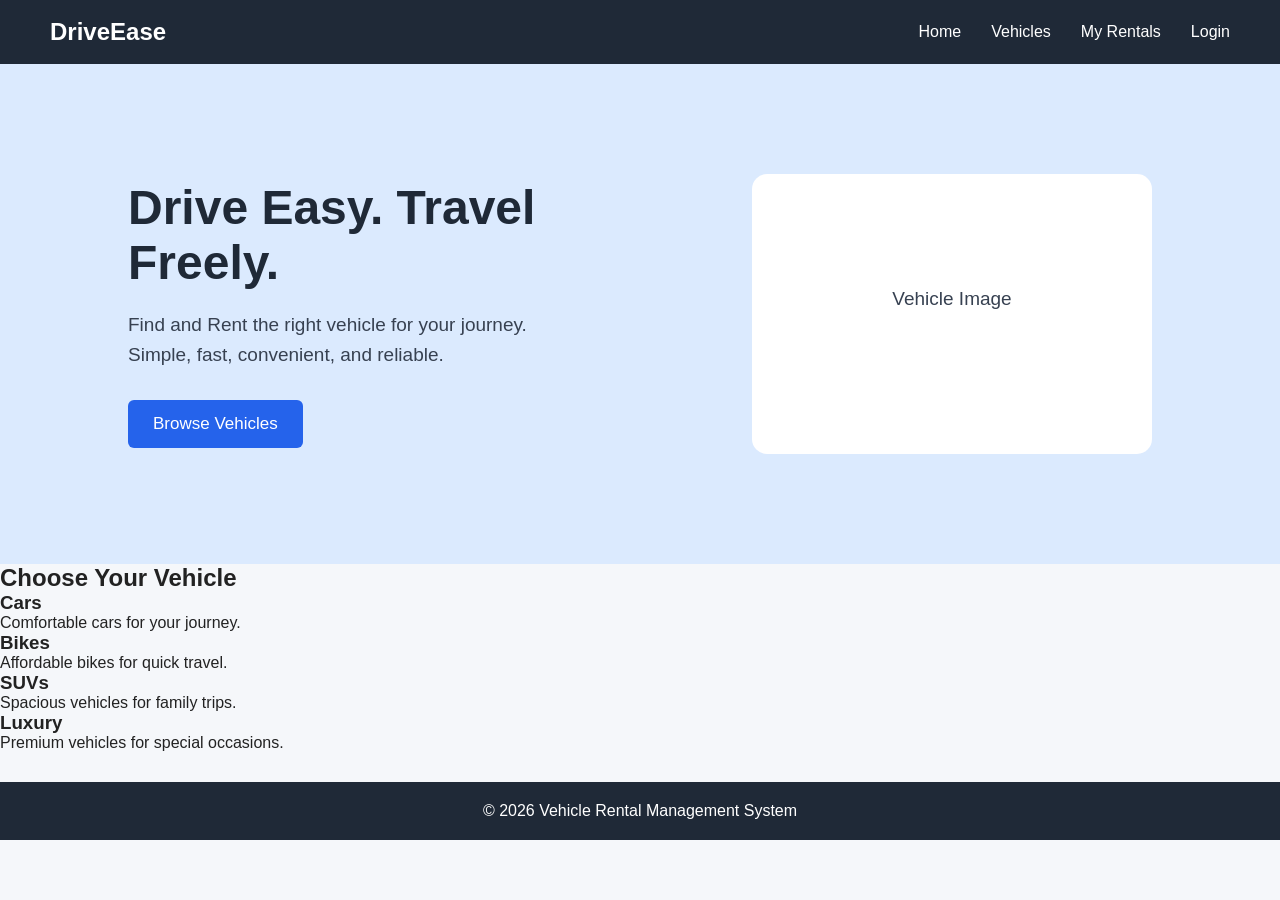
<file: Frontend/Html files/index.html>
<!DOCTYPE html>
<html lang="en">
<head>
    <meta charset="UTF-8">
    <meta name="viewport" content="width=device-width, initial-scale=1.0">

    <title>Vehicle Rental Management System</title>

    <link rel="stylesheet" href="../Css Files/style.css">
</head>

<body>

    <!-- Navigation Bar -->
    <header>
        <nav>
            <h2>DriveEase</h2>

            <ul>
                <li><a href="index.html">Home</a></li>
                <li><a href="vehicles.html">Vehicles</a></li>
                <li><a href="my-rentals.html">My Rentals</a></li>
                <li><a href="login.html" id="loginLink">Login</a></li>
            </ul>
        </nav>
    </header>


    <!-- Hero Section -->
    <main>

    <section class="hero">

    <div class="hero-content">

        <h1>Drive Easy. Travel Freely.</h1>

        <p>
            Find and Rent the right vehicle for your journey. 
            <br>Simple, fast, convenient, and reliable.
        </p>

        <a href="vehicles.html" class="btn">
            Browse Vehicles
        </a>

    </div>

    <div class="hero-image">
        <p>Vehicle Image</p>
    </div>

</section>


        <!-- Vehicle Categories -->
        <section class="categories">

            <h2>Choose Your Vehicle</h2>

            <div class="category-container">

                <div class="category-card">
                    <h3>Cars</h3>
                    <p>Comfortable cars for your journey.</p>
                </div>

                <div class="category-card">
                    <h3>Bikes</h3>
                    <p>Affordable bikes for quick travel.</p>
                </div>

                <div class="category-card">
                    <h3>SUVs</h3>
                    <p>Spacious vehicles for family trips.</p>
                </div>

                <div class="category-card">
                    <h3>Luxury</h3>
                    <p>Premium vehicles for special occasions.</p>
                </div>

            </div>

        </section>

    </main>


    <!-- Footer -->
    <footer>
        <p>© 2026 Vehicle Rental Management System</p>
    </footer>

</body>
</html>
</file>
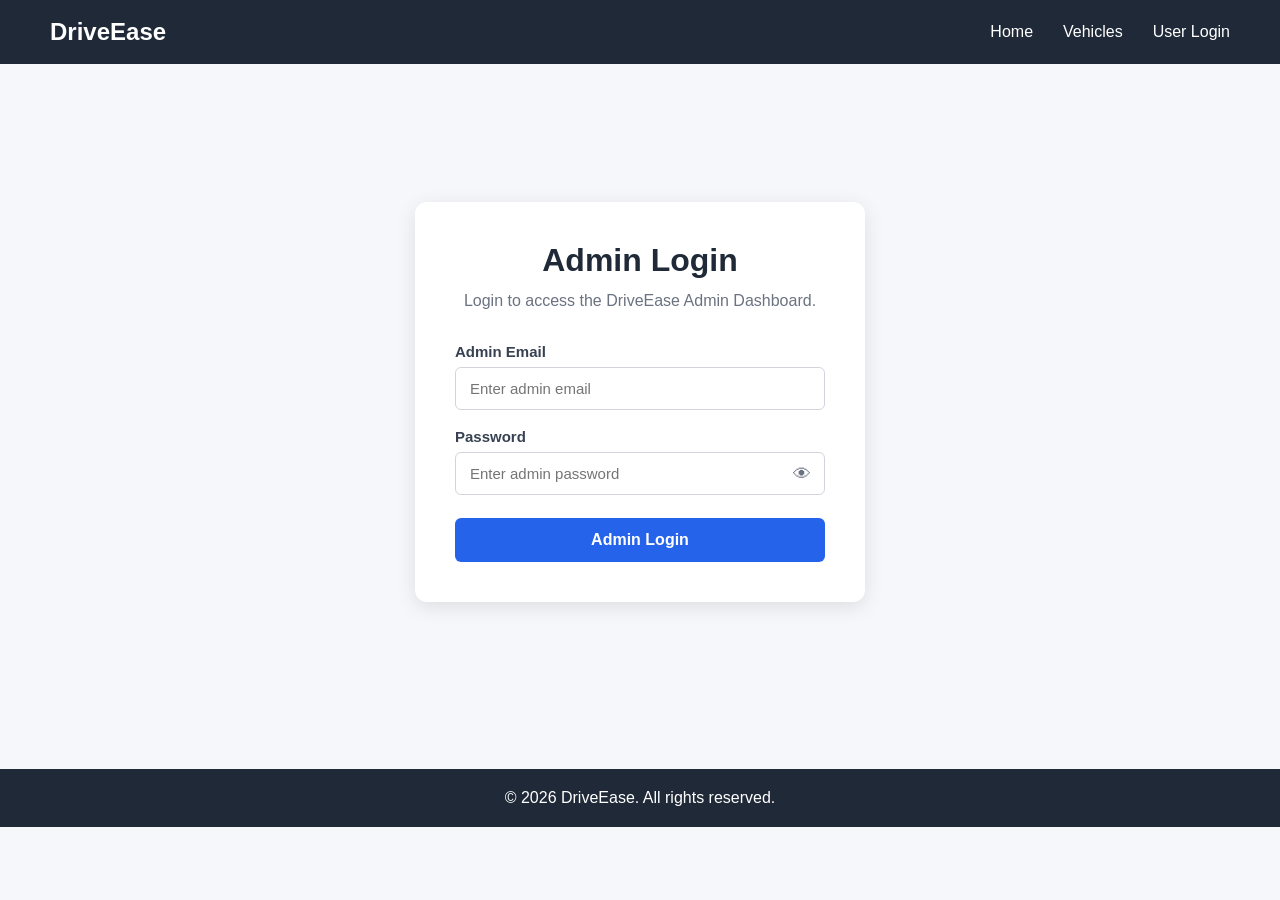
<file: Frontend/Html files/add_vehicle.html>
<!DOCTYPE html>
<html lang="en">

<head>

    <meta charset="UTF-8">

    <meta name="viewport"
          content="width=device-width, initial-scale=1.0">

    <title>DriveEase - Add Vehicle</title>

    <link rel="stylesheet"
          href="../Css Files/style.css">

</head>

<body>

    <!-- NAVBAR -->

    <header>

        <nav>

            <h2>DriveEase</h2>

            <ul>

                <li>
                    <a href="index.html">Home</a>
                </li>

                <li>
                    <a href="vehicles.html">Vehicles</a>
                </li>

                <li>
                    <a href="admin.html">Admin Dashboard</a>
                </li>

            </ul>

        </nav>

    </header>


    <!-- ADD VEHICLE -->

    <section class="edit-vehicle-section">

        <div class="edit-vehicle-container">

            <h1>Add New Vehicle</h1>

            <p>
                Enter the details of the new vehicle.
            </p>


            <form id="addVehicleForm"
                  class="edit-vehicle-form">

                <label for="vehicleName">
                    Vehicle Name
                </label>

                <input
                    type="text"
                    id="vehicleName"
                    placeholder="Enter vehicle name"
                    required
                >


                <label for="vehicleType">
                    Vehicle Type
                </label>

                <select id="vehicleType" required>

                    <option value="">
                        Select vehicle type
                    </option>

                    <option value="Car">
                        Car
                    </option>

                    <option value="Bike">
                        Bike
                    </option>

                    <option value="Scooter">
                        Scooter
                    </option>

                    <option value="SUV">
                        SUV
                    </option>

                    <option value="Luxury">
                        Luxury
                    </option>

                </select>


                <label for="price">
                    Price Per Day
                </label>

                <input
                    type="number"
                    id="price"
                    placeholder="Enter price per day"
                    required
                >


                <label for="fuel">
                    Fuel Type
                </label>

                <select id="fuel" required>

                    <option value="">
                        Select fuel type
                    </option>

                    <option value="Petrol">
                        Petrol
                    </option>

                    <option value="Diesel">
                        Diesel
                    </option>

                    <option value="Electric">
                        Electric
                    </option>

                    <option value="CNG">
                        CNG
                    </option>

                </select>


                <label for="transmission">
                    Transmission
                </label>

                <select id="transmission" required>

                    <option value="">
                        Select transmission
                    </option>

                    <option value="Manual">
                        Manual
                    </option>

                    <option value="Automatic">
                        Automatic
                    </option>

                </select>


                <label for="seats">
                    Number of Seats
                </label>

                <input
                    type="number"
                    id="seats"
                    placeholder="Enter number of seats"
                    required
                >


                <div class="edit-vehicle-buttons">

                    <button
                        type="submit"
                        class="update-vehicle-btn">

                        Add Vehicle

                    </button>


                    <a
                        href="admin.html"
                        class="cancel-vehicle-btn">

                        Cancel

                    </a>

                </div>

            </form>

        </div>

    </section>


    <!-- FOOTER -->

    <footer>

        <p>
            © 2026 DriveEase. All rights reserved.
        </p>

    </footer>


    <script src="../Javascript Files/add_vehicle.js"></script>

</body>

</html>
</file>
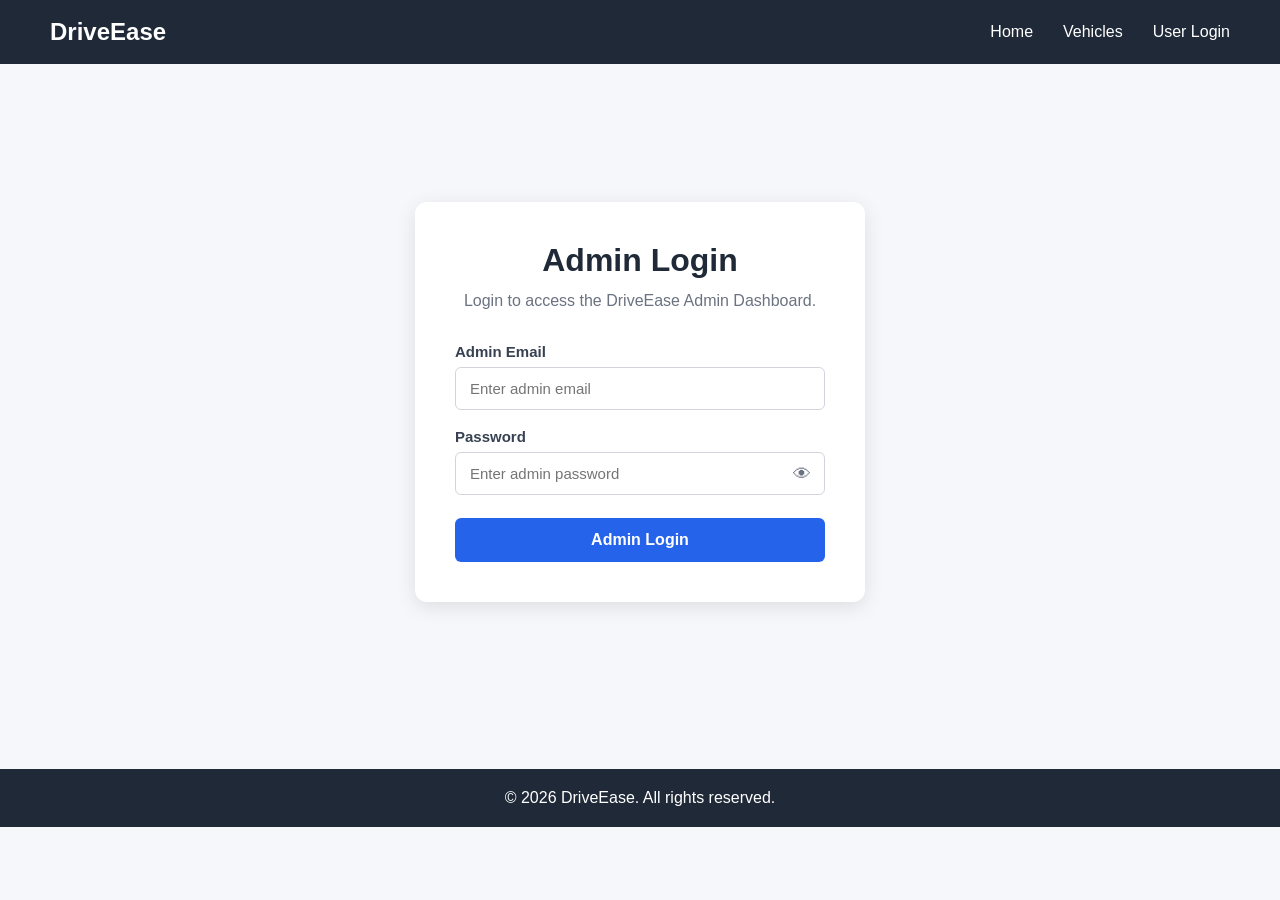
<file: Frontend/Html files/admin.html>
<!DOCTYPE html>
<html lang="en">

<head>
    <script>
        if (!localStorage.getItem("admin") || localStorage.getItem("admin") === null) {
            window.location.replace("admin_login.html");
        }
    </script>
    <meta charset="UTF-8">
    <meta name="viewport" content="width=device-width, initial-scale=1.0">

    <title>DriveEase - Admin Dashboard</title>

    <link rel="stylesheet" href="../Css Files/style.css">
</head>

<body>
    

    <!-- ===============================
         NAVIGATION
    ================================ -->

    <header>

        <nav>

            <h2>DriveEase</h2>

            <ul>

                <li>
                    <a href="index.html">Home</a>
                </li>

                <li>
                    <a href="vehicles.html">Vehicles</a>
                </li>

                <li>
                    <a href="#" onclick="adminLogout()">Logout</a>
                </li>
                  
            </ul>

        </nav>

    </header>


    <!-- ===============================
         ADMIN DASHBOARD
    ================================ -->

    <main class="admin-section">

        <h1>Admin Dashboard</h1>

        <p>
            Manage vehicles, customers and rental bookings.
        </p>


        <!-- ===============================
             STATISTICS
        ================================ -->

        <section class="admin-stats">

            <div class="stat-card">

                <h3>Total Vehicles</h3>

                <p id="totalVehicles">
                    0
                </p>

            </div>


            <div class="stat-card">

                <h3>Available Vehicles</h3>

                <p id="availableVehicles">
                    0
                </p>

            </div>


            <div class="stat-card">

                <h3>Rented Vehicles</h3>

                <p id="rentedVehicles">
                    0
                </p>

            </div>


            <div class="stat-card">

                <h3>Total Customers</h3>

                <p id="totalCustomers">
                    0
                </p>

            </div>

        </section>


        <!-- ===============================
             VEHICLE MANAGEMENT
        ================================ -->

        <section class="admin-vehicles">

            <div class="admin-header">

                <h2>
                    Vehicle Management
                </h2>

                <button
                    class="add-vehicle-btn"
                    onclick="window.location.href='add_vehicle.html'">

                    + Add Vehicle

                </button>

            </div>


            <div class="admin-table-container">

                <table class="admin-table">

                    <thead>

                        <tr>

                            <th>ID</th>

                            <th>Vehicle</th>

                            <th>Type</th>

                            <th>Price / Day</th>

                            <th>Status</th>

                            <th>Actions</th>

                        </tr>

                    </thead>


                    <tbody id="vehicleTableBody">

                    </tbody>

                </table>

            </div>

        </section>


        <!-- ===============================
             CUSTOMER BOOKINGS
        ================================ -->

        <section class="admin-bookings">

            <h2>
                Customer Bookings
            </h2>


            <div class="admin-table-container">

                <table class="admin-table">

                    <thead>

                        <tr>

                            <th>Booking ID</th>

                            <th>Customer</th>

                            <th>Vehicle</th>

                            <th>Pickup Date</th>

                            <th>Return Date</th>

                            <th>Pickup Location</th>

                            <th>Total Amount</th>

                            <th>Status</th>

                        </tr>

                    </thead>


                    <tbody id="bookingTableBody">

                    </tbody>

                </table>

            </div>

        </section>


        <!-- ===============================
             PAYMENT DETAILS
        ================================ -->

        <section class="admin-bookings">

            <h2>
                Payment Details
            </h2>


            <div class="admin-table-container">

                <table class="admin-table">

                    <thead>

                        <tr>

                            <th>Payment ID</th>

                            <th>Booking ID</th>

                            <th>Customer</th>

                            <th>Vehicle</th>

                            <th>Amount</th>

                            <th>Payment Date</th>

                            <th>Status</th>

                        </tr>

                    </thead>


                    <tbody id="paymentTableBody">

                    </tbody>

                </table>

            </div>

        </section>


        <!-- ===============================
             CUSTOMER DETAILS
        ================================ -->

        <section class="admin-bookings">

            <h2>
                Customer Details
            </h2>


            <div class="admin-table-container">

                <table class="admin-table">

                    <thead>

                        <tr>

                            <th>Customer ID</th>

                            <th>Name</th>

                            <th>Email</th>

                            <th>Phone</th>

                        </tr>

                    </thead>


                    <tbody id="customerTableBody">

                    </tbody>

                </table>

            </div>

        </section>

    </main>


    <!-- ===============================
         FOOTER
    ================================ -->

    <footer>

        <p>
            © 2026 DriveEase. All rights reserved.
        </p>

    </footer>


    <!-- ===============================
         JAVASCRIPT
    ================================ -->

    <script src="../Javascript Files/admin.js"></script>

</body>

</html>
</file>
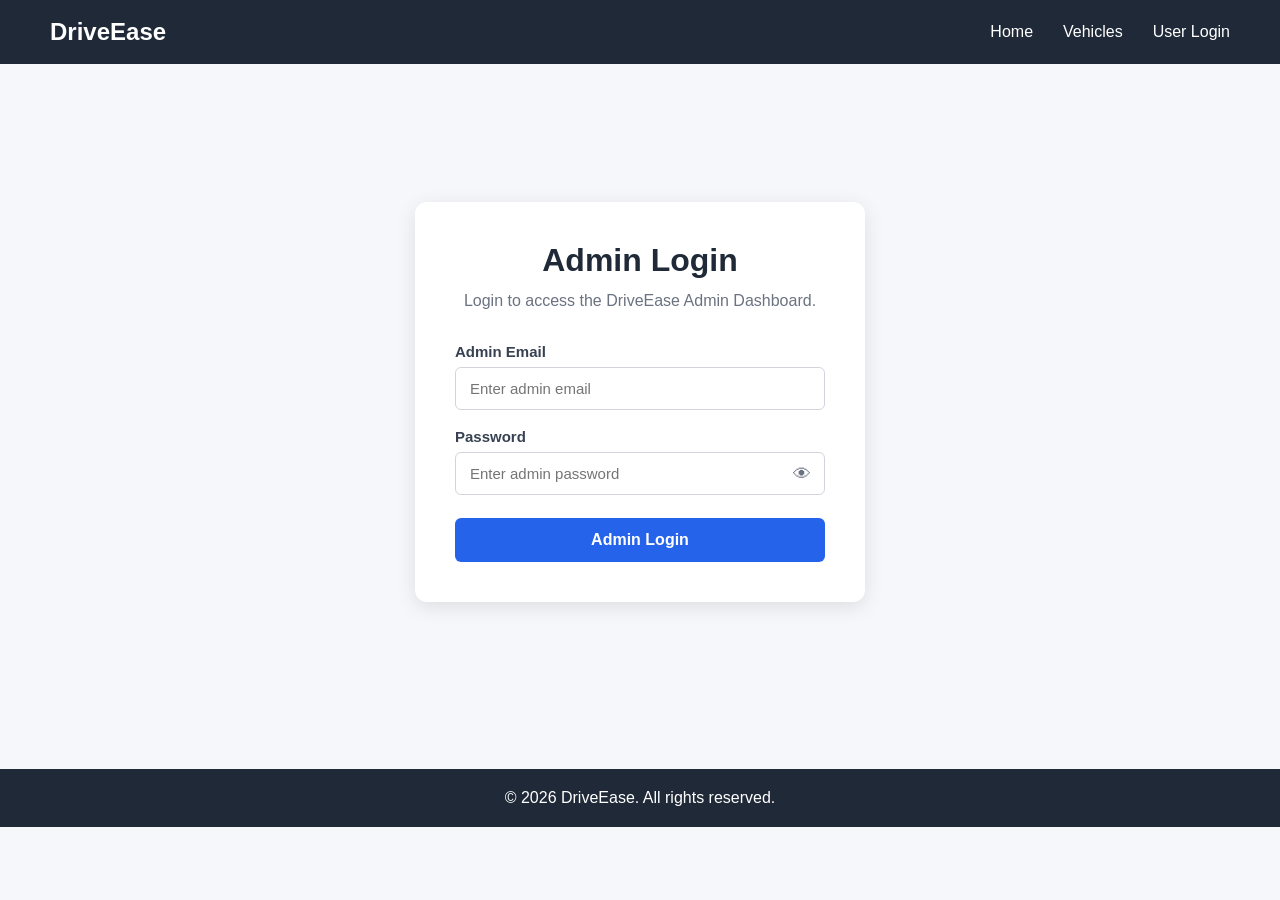
<file: Frontend/Html files/admin_login.html>
<!DOCTYPE html>
<html lang="en">

<head>

    

    <meta charset="UTF-8">

    <meta name="viewport"
          content="width=device-width, initial-scale=1.0">

    <title>DriveEase - Admin Login</title>

    <link rel="stylesheet"
          href="../Css Files/style.css">

</head>

<body>

    <!-- ===============================
         NAVIGATION
    ================================ -->

    <header>

        <nav>

            <h2>DriveEase</h2>

            <ul>

                <li>
                    <a href="index.html">
                        Home
                    </a>
                </li>

                <li>
                    <a href="vehicles.html">
                        Vehicles
                    </a>
                </li>

                <li>
                    <a href="login.html">
                        User Login
                    </a>
                </li>

            </ul>

        </nav>

    </header>


    <!-- ===============================
         ADMIN LOGIN
    ================================ -->

    <section class="auth-section">

        <div class="auth-container">

            <h1>
                Admin Login
            </h1>

            <p>
                Login to access the DriveEase Admin Dashboard.
            </p>


            <form id="adminLoginForm">

                <label for="adminEmail">
                    Admin Email
                </label>

                <input
                    type="email"
                    id="adminEmail"
                    placeholder="Enter admin email"
                    required
                >


                <label for="adminPassword">
                    Password
                </label>

                <div class="password-container">

                    <input
                        type="password"
                        id="adminPassword"
                        placeholder="Enter admin password"
                        required
                    >

                    <span
                        class="toggle-password"
                        onclick="toggleAdminPassword()">
                        👁
                    </span>

                </div>


                <button
                    type="submit"
                    class="auth-btn">

                    Admin Login

                </button>

            </form>

        </div>

    </section>


    <!-- ===============================
         FOOTER
    ================================ -->

    <footer>

        <p>
            © 2026 DriveEase. All rights reserved.
        </p>

    </footer>


    <script src="../Javascript Files/admin_login.js"></script>

</body>

</html>
</file>
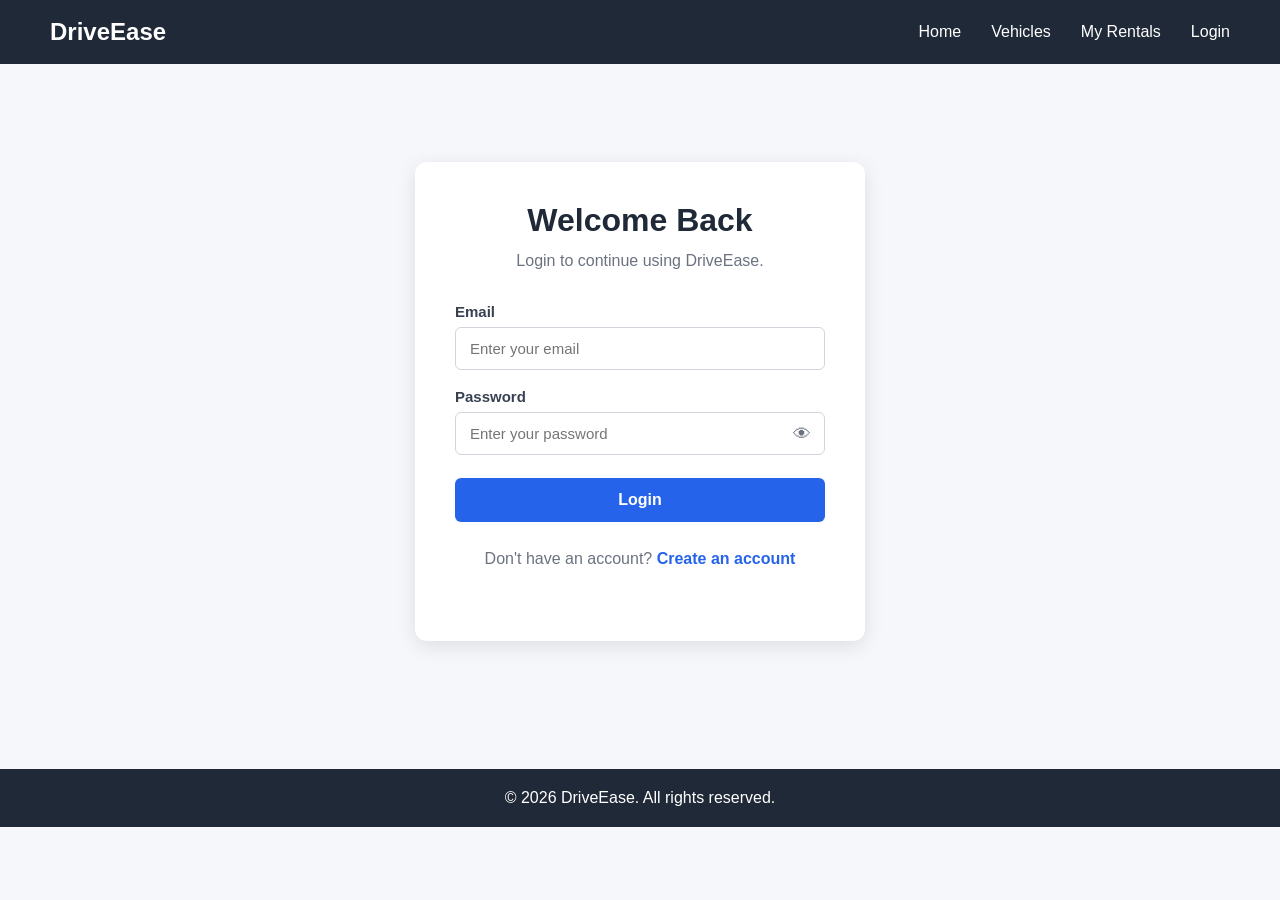
<file: Frontend/Html files/booking.html>
<!DOCTYPE html>
<html lang="en">

<head>
    <meta charset="UTF-8">
    <meta name="viewport" content="width=device-width, initial-scale=1.0">

    <title>DriveEase - Booking</title>

    <link rel="stylesheet" href="../Css Files/style.css">
</head>

<body>

    <!-- Navigation Bar -->
    <header>
        <nav>
            <h2>DriveEase</h2>

            <ul>
                <li><a href="index.html">Home</a></li>
                <li><a href="vehicles.html">Vehicles</a></li>
                <li><a href="my_rentals.html">My Rentals</a></li>
                <li><a href="login.html">Login</a></li>
            </ul>
        </nav>
    </header>


    <!-- Booking Section -->
    <section class="booking-section">

        <div class="booking-container">

            <h1>Book Your Vehicle</h1>

            <!-- Selected Vehicle -->
            <div class="selected-vehicle">

                <h2 id="vehicleName">
                    Loading...
                </h2>

                <p id="vehicleType">
                    Loading...
                </p>

                <h3 id="vehiclePrice">
                    Loading...
                </h3>

            </div>


            <!-- Booking Form -->
            <div class="booking-form">

                <label for="pickup">
                    Pickup Date
                </label>

                <input
                    type="date"
                    id="pickup"
                    required
                >


                <label for="return">
                    Return Date
                </label>

                <input
                    type="date"
                    id="return"
                    required
                >


                <label for="location">
                    Pickup Location
                </label>

                <input
                    type="text"
                    id="location"
                    placeholder="Enter pickup location"
                    required
                >


                <!-- Rental Summary -->
                <div class="rental-summary">

                    <h2>Rental Summary</h2>

                    <p>
                        Number of Days:
                        <span id="days">0</span>
                    </p>

                    <p>
                        Total Amount:
                        <span id="total">₹0</span>
                    </p>

                </div>


                <button
                    type="button"
                    class="btn"
                    id="confirmBooking">
                    Confirm Rental
                </button>

            </div>

        </div>

    </section>


    <!-- Footer -->
    <footer>

        <p>
            © 2026 DriveEase. All rights reserved.
        </p>

    </footer>


    <script src="../Javascript Files/booking.js"></script>

</body>

</html>
</file>
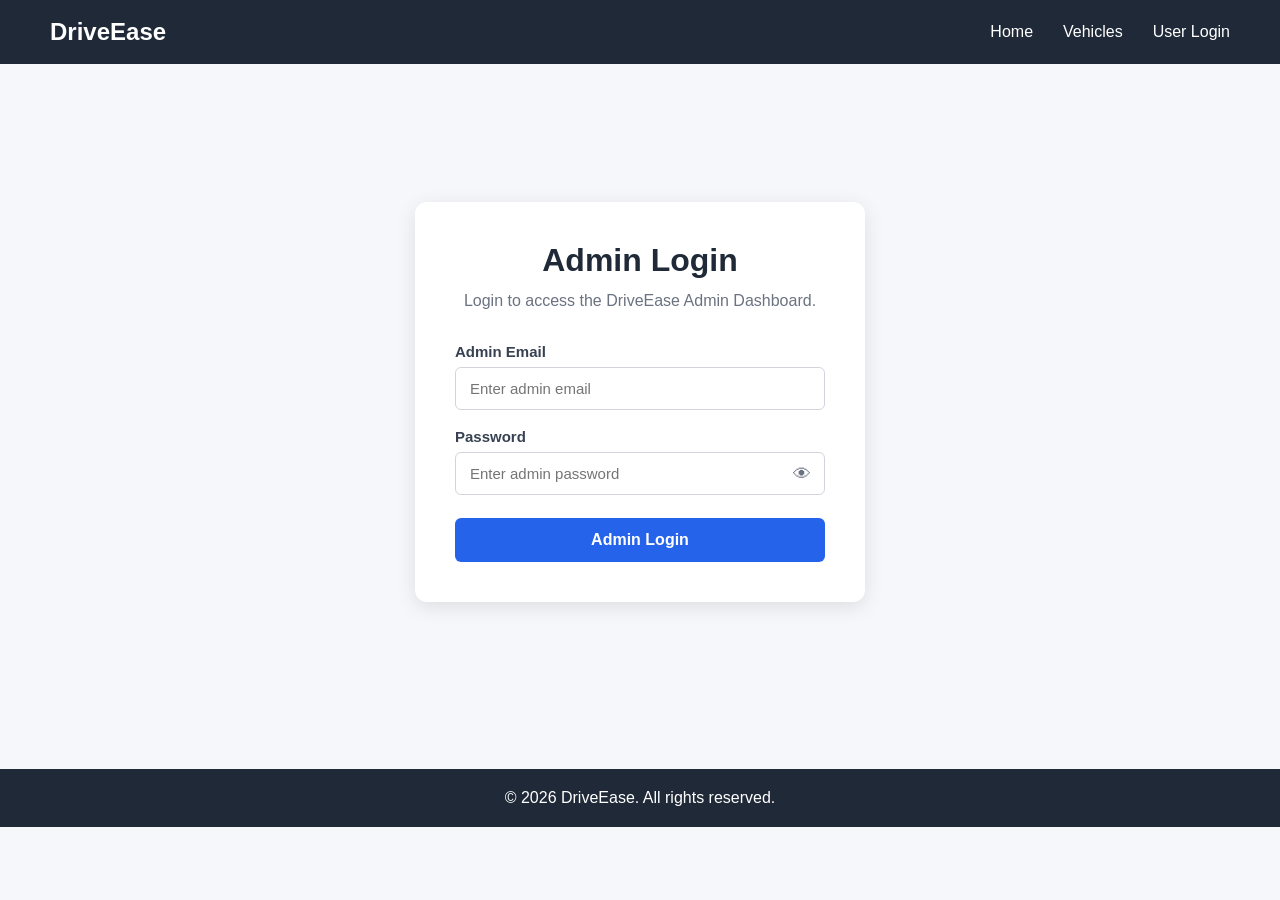
<file: Frontend/Html files/edit_vehicle.html>
<!DOCTYPE html>
<html lang="en">

<head>

    <meta charset="UTF-8">

    <meta name="viewport"
          content="width=device-width, initial-scale=1.0">

    <title>DriveEase - Edit Vehicle</title>

    <link rel="stylesheet"
          href="../Css Files/style.css">

</head>

<body>

    <!-- NAVBAR -->

    <header>

        <nav>

            <h2>DriveEase</h2>

            <ul>

                <li>
                    <a href="index.html">Home</a>
                </li>

                <li>
                    <a href="vehicles.html">Vehicles</a>
                </li>

                <li>
                    <a href="admin.html">Admin Dashboard</a>
                </li>

            </ul>

        </nav>

    </header>


    <!-- EDIT VEHICLE -->

    <section class="edit-vehicle-section">

        <div class="edit-vehicle-container">

            <h1>Edit Vehicle</h1>

            <p>
                Update the vehicle information below.
            </p>


            <form id="editVehicleForm"
                  class="edit-vehicle-form">

                <label for="vehicleName">
                    Vehicle Name
                </label>

                <input
                    type="text"
                    id="vehicleName"
                    placeholder="Enter vehicle name"
                    required
                >


                <label for="vehicleType">
                    Vehicle Type
                </label>

                <select id="vehicleType" required>

                    <option value="">
                        Select vehicle type
                    </option>

                    <option value="Car">
                        Car
                    </option>

                    <option value="Bike">
                        Bike
                    </option>

                    <option value="Scooter">
                        Scooter
                    </option>

                    <option value="SUV">
                        SUV
                    </option>

                    <option value="Luxury">
                        Luxury
                    </option>

                </select>


                <label for="price">
                    Price Per Day
                </label>

                <input
                    type="number"
                    id="price"
                    placeholder="Enter price"
                    required
                >


                <label for="fuel">
                    Fuel Type
                </label>

                <select id="fuel" required>

                    <option value="">
                        Select fuel type
                    </option>

                    <option value="Petrol">
                        Petrol
                    </option>

                    <option value="Diesel">
                        Diesel
                    </option>

                    <option value="Electric">
                        Electric
                    </option>

                    <option value="CNG">
                        CNG
                    </option>

                </select>


                <label for="transmission">
                    Transmission
                </label>

                <select id="transmission" required>

                    <option value="">
                        Select transmission
                    </option>

                    <option value="Manual">
                        Manual
                    </option>

                    <option value="Automatic">
                        Automatic
                    </option>

                </select>


                <label for="seats">
                    Number of Seats
                </label>

                <input
                    type="number"
                    id="seats"
                    placeholder="Enter number of seats"
                    required
                >


                <label for="status">
                    Vehicle Status
                </label>

                <select id="status" required>

                    <option value="Available">
                        Available
                    </option>

                    <option value="Rented">
                        Rented
                    </option>

                    <option value="Unavailable">
                        Unavailable
                    </option>

                </select>


                <div class="edit-vehicle-buttons">

                    <button
                        type="submit"
                        class="update-vehicle-btn">

                        Update Vehicle

                    </button>


                    <a
                        href="admin.html"
                        class="cancel-vehicle-btn">

                        Cancel

                    </a>

                </div>

            </form>

        </div>

    </section>


    <!-- FOOTER -->

    <footer>

        <p>
            © 2026 DriveEase. All rights reserved.
        </p>

    </footer>


    <script src="../Javascript Files/edit_vehicle.js"></script>

</body>

</html>
</file>
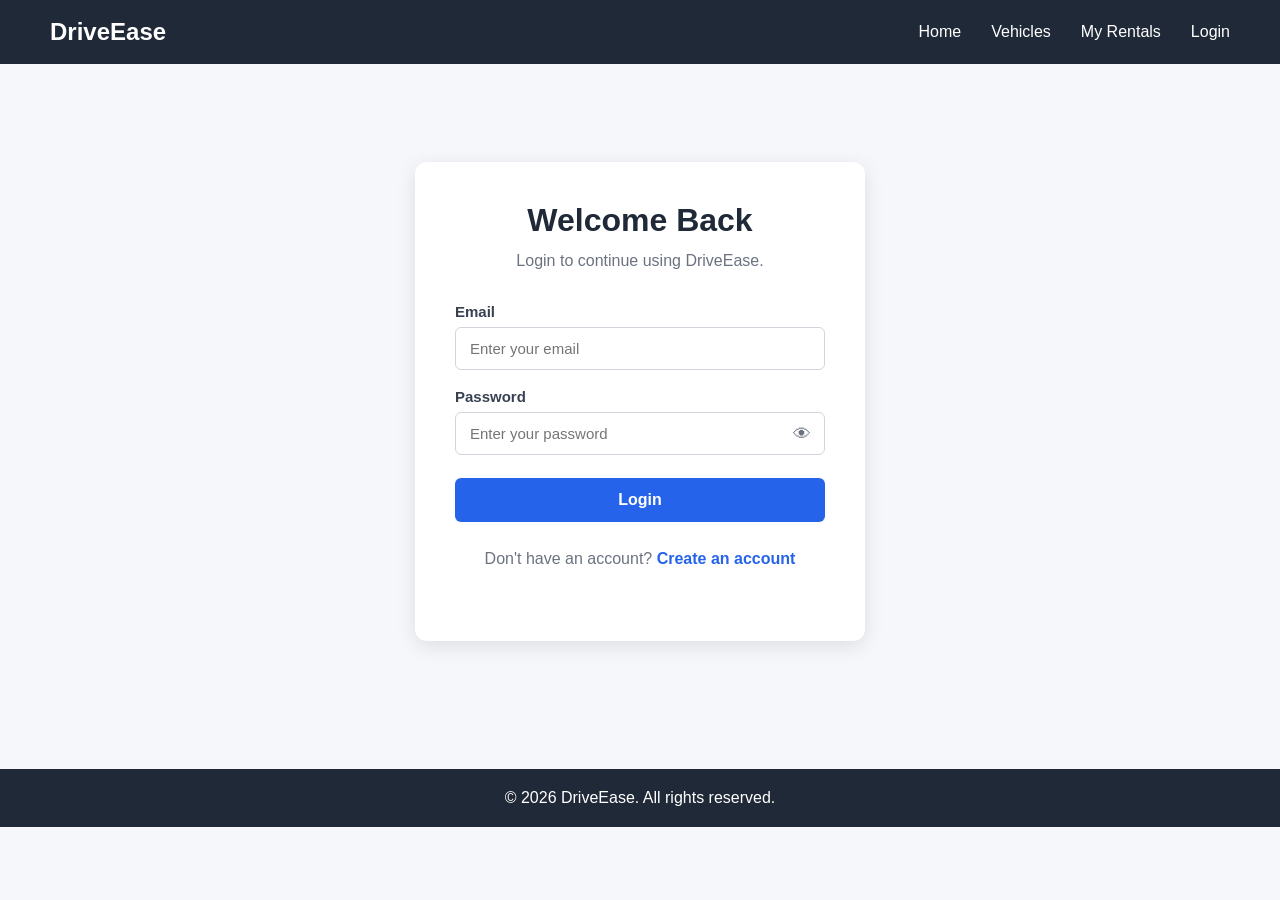
<file: Frontend/Html files/login.html>
<!DOCTYPE html>
<html lang="en">

<head>
    <meta charset="UTF-8">
    <meta name="viewport" content="width=device-width, initial-scale=1.0">

    <title>DriveEase - Login</title>

    <link rel="stylesheet" href="../Css Files/style.css">
</head>

<body>

    <!-- Header -->
    <header>
        <nav>
            <h2>DriveEase</h2>

            <ul>
                <li><a href="index.html">Home</a></li>
                <li><a href="vehicles.html">Vehicles</a></li>
                <li><a href="my_rentals.html">My Rentals</a></li>
                <li><a href="login.html">Login</a></li>
            </ul>
        </nav>
    </header>


    <!-- Login Section -->
    <section class="auth-section">

        <div class="auth-container">

            <h1>Welcome Back</h1>

            <p>Login to continue using DriveEase.</p>


            <form id="loginForm">

                <!-- Email -->
                <label for="email">Email</label>

                <input
                    type="email"
                    id="email"
                    placeholder="Enter your email"
                    required
                >


                <!-- Password -->
                <label for="password">Password</label>

                <div class="password-container">

                    <input
                        type="password"
                        id="password"
                        placeholder="Enter your password"
                        required
                    >

                    <span
                        class="toggle-password"
                        onclick="togglePassword('password', this)"
                    >
                        👁
                    </span>

                </div>


                <!-- Login Button -->
                <button type="submit" class="auth-btn">
                    Login
                </button>

            </form>


            <!-- Register Link -->
            <p class="auth-link">
                Don't have an account?
                <a href="register.html">Create an account</a>
            </p>

        </div>

    </section>


    <!-- Footer -->
    <footer>
        <p>© 2026 DriveEase. All rights reserved.</p>
    </footer>


    <!-- JavaScript -->
    <script src="../Javascript Files/login.js"></script>

</body>

</html>
</file>
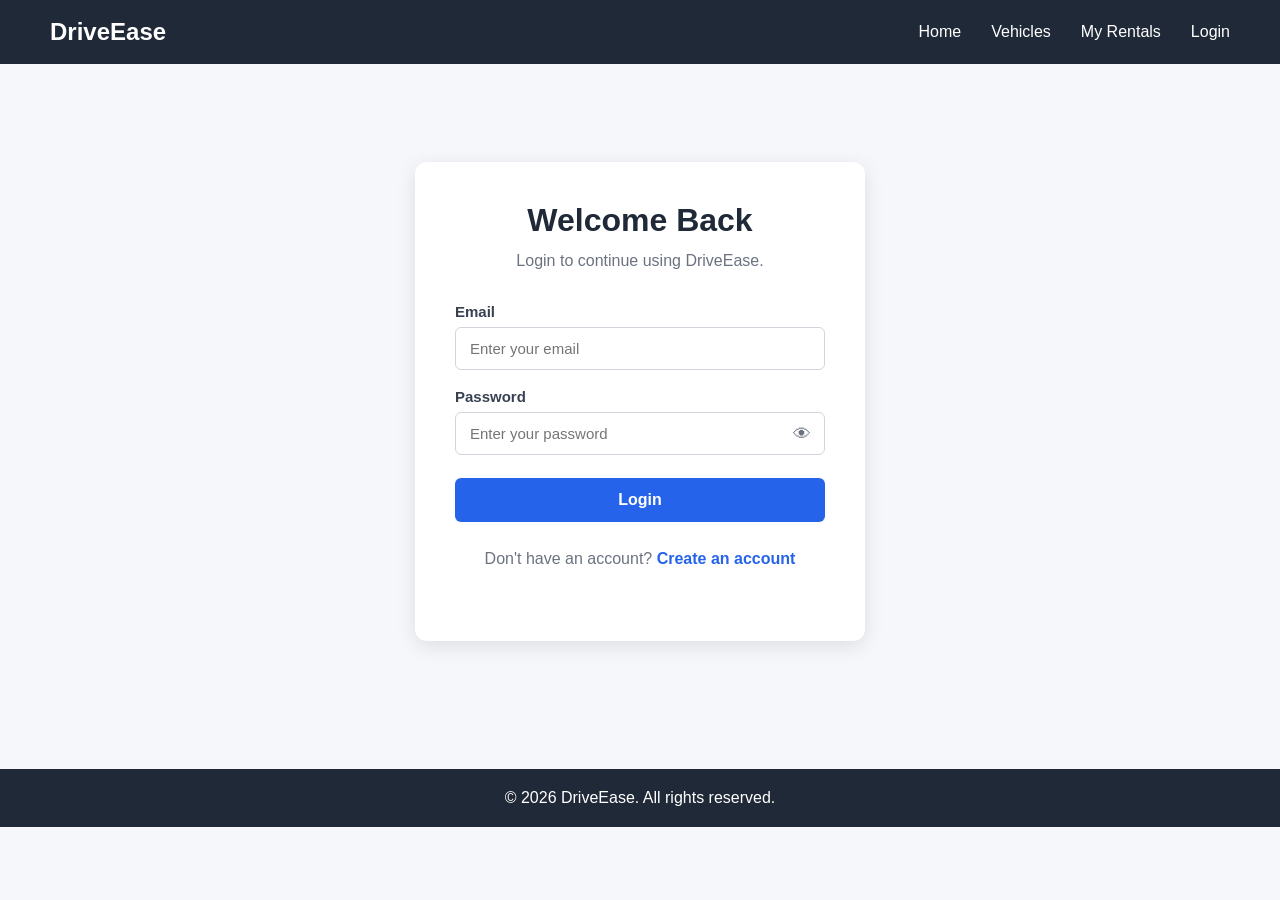
<file: Frontend/Html files/my_rentals.html>
<!DOCTYPE html>
<html lang="en">

<head>
    <meta charset="UTF-8">
    <meta name="viewport" content="width=device-width, initial-scale=1.0">
    <title>DriveEase - My Rentals</title>

    <link rel="stylesheet" href="../Css Files/style.css">
</head>

<body>

    <header>
        <nav>
            <h2>DriveEase</h2>

            <ul>
                <li><a href="index.html">Home</a></li>
                <li><a href="vehicles.html">Vehicles</a></li>
                <li><a href="my_rentals.html">My Rentals</a></li>
                <li><a href="login.html">Login</a></li>
            </ul>
        </nav>
    </header>

    <section class="rentals-section">

        <h1>My Rentals</h1>

        <p>View your current and previous vehicle rentals.</p>

        <div class="rental-container" id="rentalContainer">

            <p>Loading rentals...</p>

        </div>

    </section>

    <footer>
        <p>© 2026 DriveEase. All rights reserved.</p>
    </footer>

    <script src="../Javascript Files/my_rentals.js"></script>

</body>

</html>
</file>
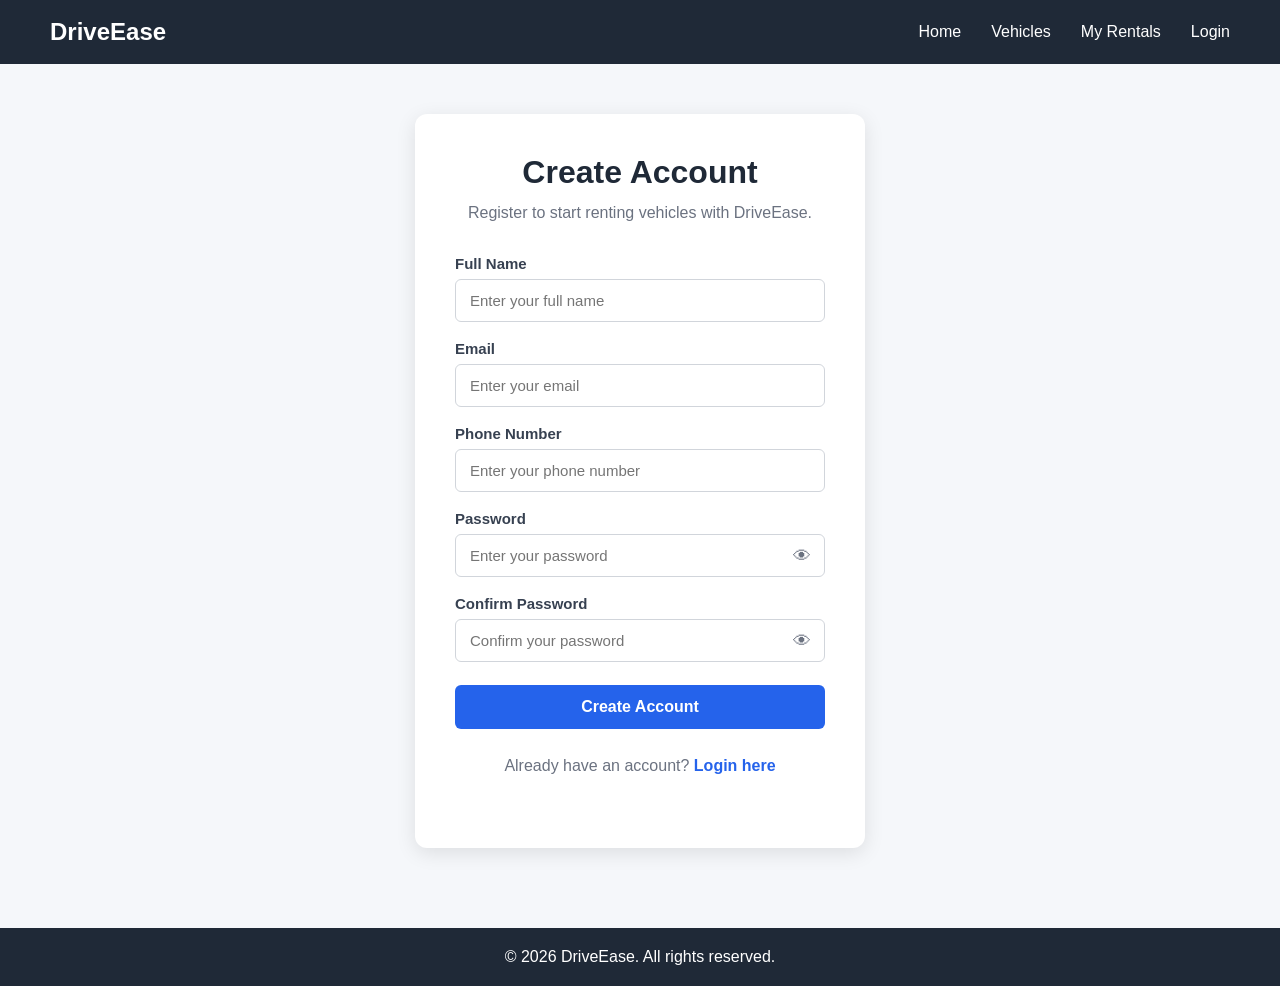
<file: Frontend/Html files/register.html>
<!DOCTYPE html>
<html lang="en">
<head>
    <meta charset="UTF-8">
    <meta name="viewport" content="width=device-width, initial-scale=1.0">

    <title>DriveEase - Register</title>

    <link rel="stylesheet" href="../Css Files/style.css">
</head>

<body>

    <!-- Header -->
    <header>
        <nav>
            <h2>DriveEase</h2>

            <ul>
                <li><a href="index.html">Home</a></li>
                <li><a href="vehicles.html">Vehicles</a></li>
                <li><a href="my_rentals.html">My Rentals</a></li>
                <li><a href="login.html">Login</a></li>
            </ul>
        </nav>
    </header>


    <!-- Registration Section -->
    <section class="auth-section">

        <div class="auth-container">

            <h1>Create Account</h1>

            <p>Register to start renting vehicles with DriveEase.</p>


            <form id="registerForm">

                <!-- Name -->
                <label for="name">Full Name</label>

                <input
                    type="text"
                    id="name"
                    placeholder="Enter your full name"
                    required
                >


                <!-- Email -->
                <label for="email">Email</label>

                <input
                    type="email"
                    id="email"
                    placeholder="Enter your email"
                    required
                >


                <!-- Phone -->
                <label for="phone">Phone Number</label>

                <input
                    type="text"
                    id="phone"
                    placeholder="Enter your phone number"
                    required
                >


                <!-- Password -->
        <label for="password">Password</label>

       <div class="password-container">
            <input
                type="password"
                id="password"
                placeholder="Enter your password"
                required
            >

            <span class="toggle-password" onclick="togglePassword('password', this)">
                👁
            </span>
        </div>


        <!--   Confirm Password -->
        <label for="confirmPassword">Confirm Password</label>

        <div class="password-container">
            <input
                type="password"
                id="confirmPassword"
                placeholder="Confirm your password"
                required
            >

            <span class="toggle-password" onclick="togglePassword('confirmPassword', this)">
                👁
            </span>
        </div>


                <!-- Register Button -->
                <button type="submit" class="auth-btn">
                    Create Account
                </button>

            </form>


            <!-- Login Link -->
            <p class="auth-link">
                Already have an account?
                <a href="login.html">Login here</a>
            </p>

        </div>

    </section>


    <!-- Footer -->
    <footer>
        <p>© 2026 DriveEase. All rights reserved.</p>
    </footer>


    <!-- JavaScript -->
    <script src="../Javascript Files/register.js"></script>

</body>
</html>
</file>
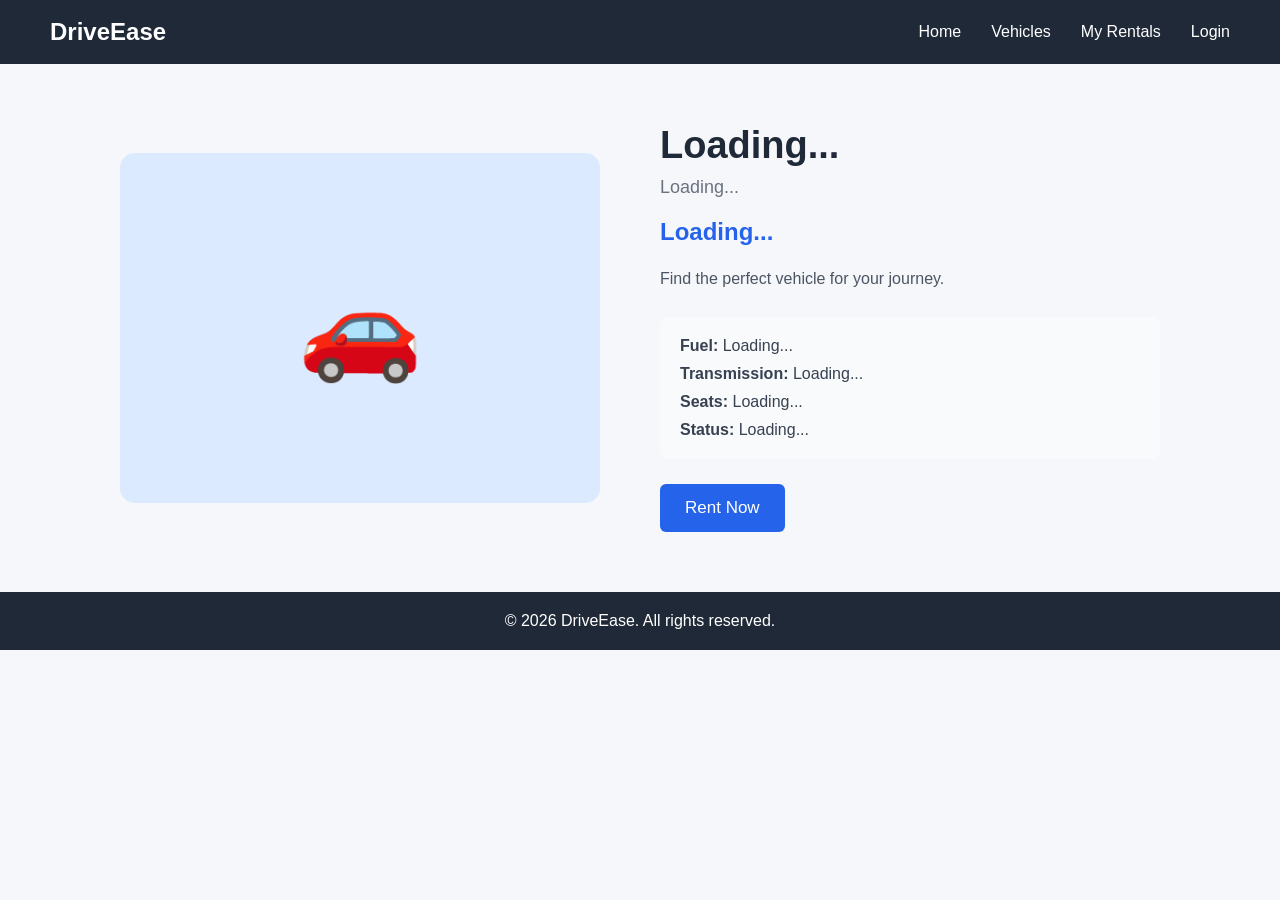
<file: Frontend/Html files/vehicle_details.html>
<!DOCTYPE html>
<html lang="en">

<head>
    <meta charset="UTF-8">
    <meta name="viewport" content="width=device-width, initial-scale=1.0">

    <title>DriveEase - Vehicle Details</title>

    <link rel="stylesheet" href="../Css Files/style.css">
</head>

<body>

    <!-- Navigation Bar -->
    <header>
        <nav>
            <h2>DriveEase</h2>

            <ul>
                <li><a href="index.html">Home</a></li>
                <li><a href="vehicles.html">Vehicles</a></li>
                <li><a href="my_rentals.html">My Rentals</a></li>
                <li><a href="login.html">Login</a></li>
            </ul>
        </nav>
    </header>


    <!-- Vehicle Details -->
    <section class="details-section">

        <!-- Vehicle Image -->
        <div class="details-image">
            🚗
        </div>


        <!-- Vehicle Information -->
        <div class="details-info">

            <h1 id="vehicleName">
                Loading...
            </h1>

            <p class="vehicle-type" id="vehicleType">
                Loading...
            </p>

            <h2 id="vehiclePrice">
                Loading...
            </h2>

            <p id="vehicleDescription">
                Find the perfect vehicle for your journey.
            </p>


            <!-- Vehicle Specifications -->
            <div class="vehicle-specifications">

                <p>
                    <strong>Fuel:</strong>
                    <span id="fuelType">Loading...</span>
                </p>

                <p>
                    <strong>Transmission:</strong>
                    <span id="transmission">Loading...</span>
                </p>

                <p>
                    <strong>Seats:</strong>
                    <span id="seats">Loading...</span>
                </p>

                <p>
                    <strong>Status:</strong>
                    <span id="status">Loading...</span>
                </p>

            </div>


            <!-- Rent Button -->
            <a id="rentButton" href="#" class="btn">
                Rent Now
            </a>

        </div>

    </section>


    <!-- Footer -->
    <footer>

        <p>
            © 2026 DriveEase. All rights reserved.
        </p>

    </footer>


    <!-- JavaScript -->
    <script src="../Javascript Files/vehicle_details.js"></script>

</body>

</html>
</file>
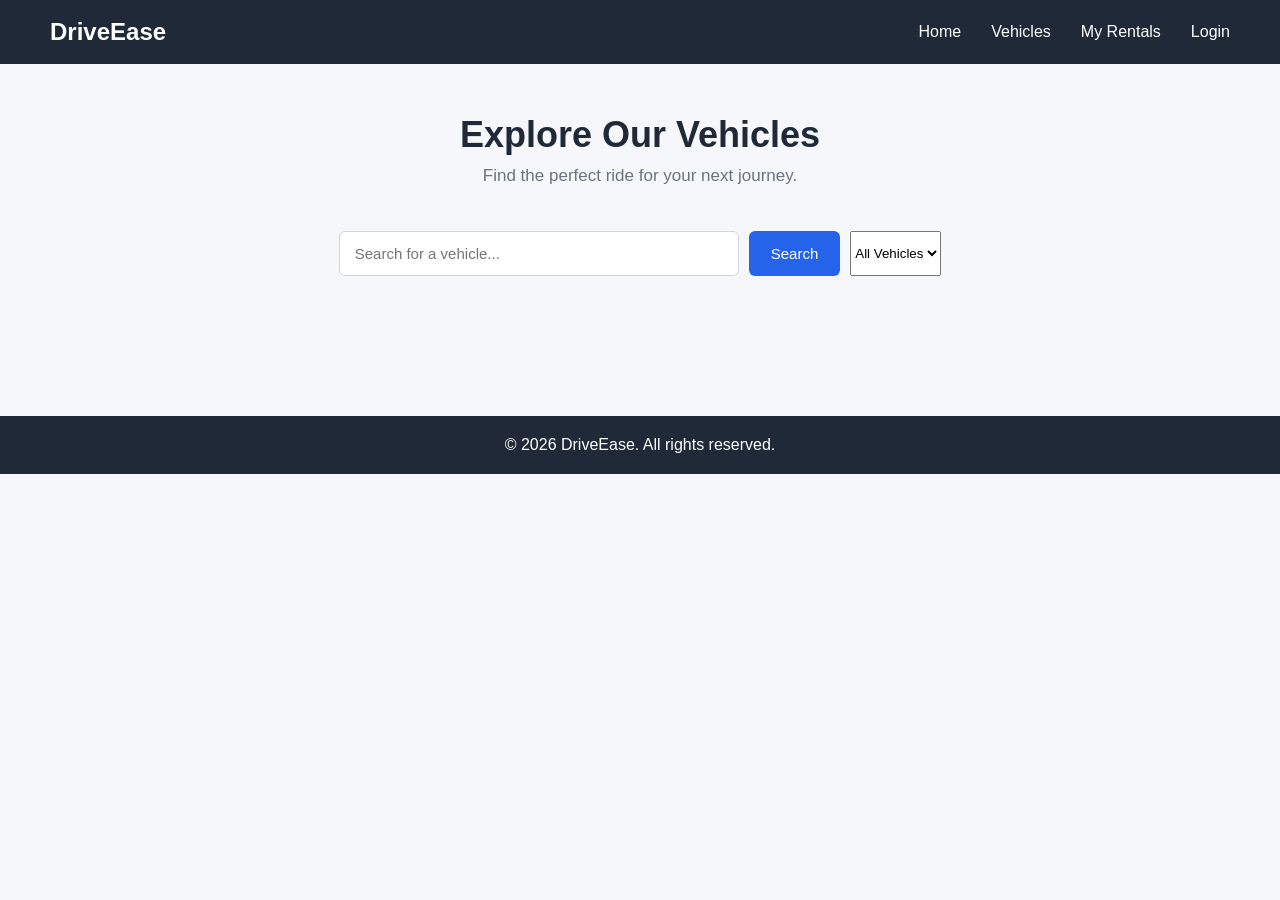
<file: Frontend/Html files/vehicles.html>
<!DOCTYPE html>
<html lang="en">

<head>
    <meta charset="UTF-8">
    <meta name="viewport" content="width=device-width, initial-scale=1.0">

    <title>DriveEase - Vehicles</title>

    <link rel="stylesheet" href="../Css Files/style.css">
</head>

<body>

    <!-- Navigation Bar -->
    <header>
        <nav>
            <h2>DriveEase</h2>

            <ul>
                <li><a href="index.html">Home</a></li>
                <li><a href="vehicles.html">Vehicles</a></li>
                <li><a href="my_rentals.html">My Rentals</a></li>
                <li><a href="login.html">Login</a></li>
            </ul>
        </nav>
    </header>


    <!-- Page Heading -->
    <section class="vehicle-heading">

        <h1>Explore Our Vehicles</h1>

        <p>
            Find the perfect ride for your next journey.
        </p>

    </section>


<section class="vehicle-search">

    <input
        type="text"
        id="searchInput"
        placeholder="Search for a vehicle..."
    >

    <button
        type="button"
        id="searchButton">
        Search
    </button>

    <select id="typeFilter">

        <option value="All">
            All Vehicles
        </option>

        <option value="Car">
            Cars
        </option>

        <option value="Bike">
            Bikes
        </option>

        <option value="Scooter">
            Scooters
        </option>

        <option value="SUV">
            SUVs
        </option>

        <option value="Luxury">
            Luxury
        </option>

    </select>

</section>


    <!-- Vehicle Cards -->
    <!-- JavaScript will add vehicles here -->

    <section
        class="vehicle-container"
        id="vehicleContainer">
    </section>


    <!-- Footer -->
    <footer>

        <p>
            © 2026 DriveEase. All rights reserved.
        </p>

    </footer>


    <!-- JavaScript -->
    <script src="../Javascript Files/vehicles.js"></script>

</body>

</html>
</file>
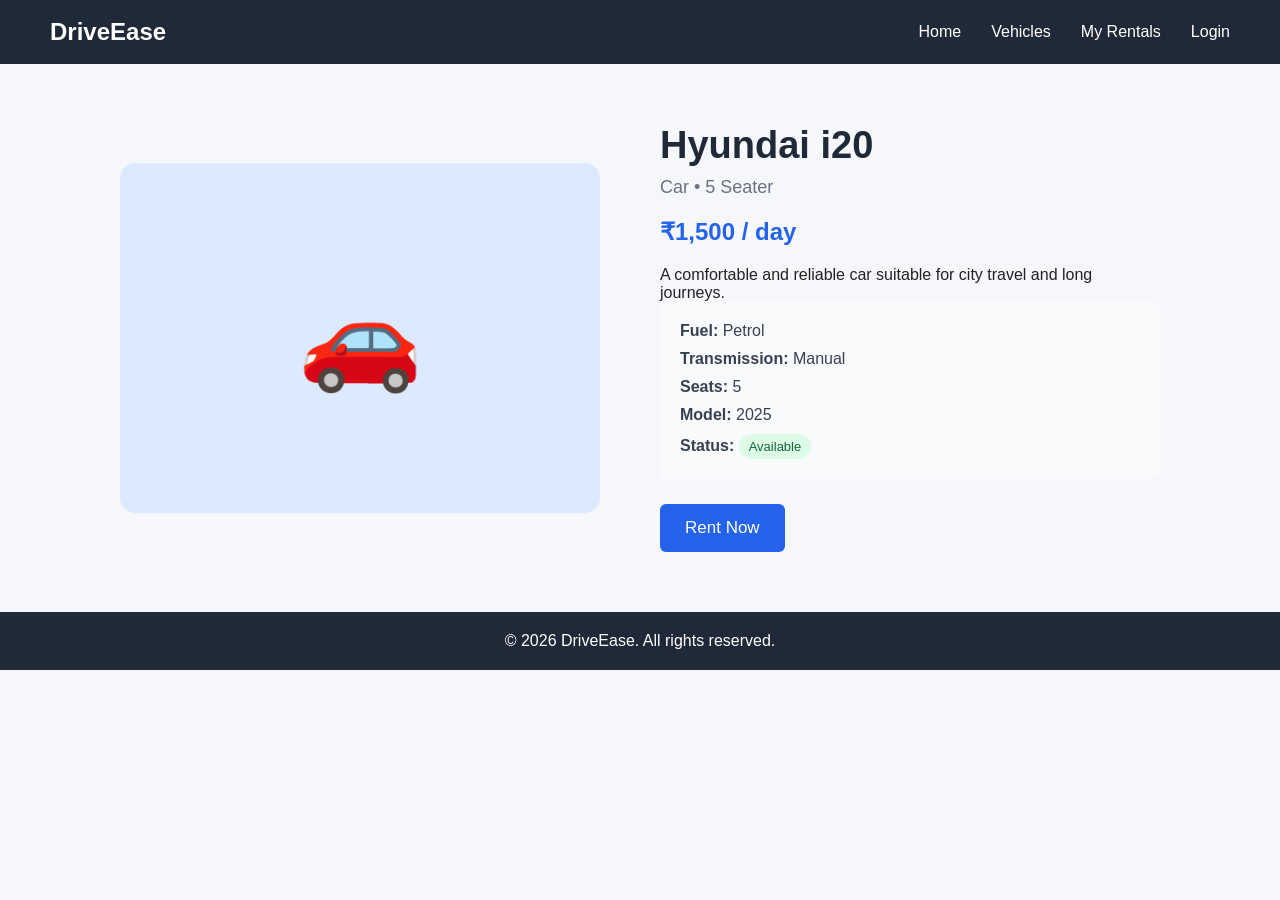
<file: Frontend/Html files/vevicle_details.html>
<!DOCTYPE html>
<html lang="en">

<head>
    <meta charset="UTF-8">
    <meta name="viewport" content="width=device-width, initial-scale=1.0">

    <title>DriveEase - Vehicle Details</title>

    <link rel="stylesheet" href="../Css Files/style.css">
</head>

<body>

    <!-- Navigation Bar -->
    <header>
        <nav>
            <h2>DriveEase</h2>

            <ul>
                <li><a href="index.html">Home</a></li>
                <li><a href="vehicles.html">Vehicles</a></li>
                <li><a href="my_rentals.html">My Rentals</a></li>
                <li><a href="login.html">Login</a></li>
            </ul>
        </nav>
    </header>


    <!-- Vehicle Details -->
    <section class="details-section">

        <div class="details-image">
            🚗
        </div>

        <div class="details-info">

            <h1>Hyundai i20</h1>

            <p class="vehicle-type">Car • 5 Seater</p>

            <h2>₹1,500 / day</h2>

            <p>
                A comfortable and reliable car suitable for
                city travel and long journeys.
            </p>

            <div class="vehicle-specifications">

                <p><strong>Fuel:</strong> Petrol</p>

                <p><strong>Transmission:</strong> Manual</p>

                <p><strong>Seats:</strong> 5</p>

                <p><strong>Model:</strong> 2025</p>

                <p><strong>Status:</strong>
                    <span class="available">Available</span>
                </p>

            </div>

            <a href="booking.html" class="btn">
                Rent Now
            </a>

        </div>

    </section>


    <!-- Footer -->
    <footer>
        <p>© 2026 DriveEase. All rights reserved.</p>
    </footer>

</body>

</html>
</file>
<file: Frontend/Css Files/style.css>
/* =========================================================
   DRIVE EASE - COMPLETE STYLE SHEET
   Used by:
   index.html
   vehicles.html
   vehicle_details.html
   booking.html
   login.html
   register.html
   my_rentals.html
   admin.html
   ========================================================= */


/* =========================================================
   1. GENERAL / RESET
   ========================================================= */

* {
    margin: 0;
    padding: 0;
    box-sizing: border-box;
}

body {
    font-family: Arial, sans-serif;
    background-color: #f5f7fa;
    color: #222;
}

a {
    text-decoration: none;
}

button,
input {
    font-family: inherit;
}


/* =========================================================
   2. NAVBAR
   ========================================================= */

header {
    background-color: #1f2937;
    padding: 18px 50px;
}

nav {
    display: flex;
    justify-content: space-between;
    align-items: center;
}

nav h2 {
    color: white;
    font-size: 24px;
}

nav ul {
    display: flex;
    list-style: none;
    gap: 30px;
}

nav ul li a {
    color: white;
    font-size: 16px;
}

nav ul li a:hover {
    text-decoration: underline;
}


/* =========================================================
   3. COMMON BUTTON
   ========================================================= */

.btn {
    display: inline-block;
    background-color: #2563eb;
    color: white;

    padding: 14px 25px;

    border-radius: 6px;

    font-size: 17px;

    border: none;

    cursor: pointer;
}

.btn:hover {
    background-color: #1d4ed8;
}


/* =========================================================
   4. HOME PAGE - HERO
   ========================================================= */

.hero {
    min-height: 500px;

    display: flex;
    justify-content: space-between;
    align-items: center;

    padding: 60px 10%;

    background-color: #dbeafe;
}

.hero-content {
    max-width: 550px;
    text-align: left;
}

.hero h1 {
    font-size: 48px;
    margin-bottom: 20px;
    color: #1f2937;
}

.hero p {
    font-size: 19px;
    line-height: 1.6;
    margin-bottom: 30px;
    color: #374151;
}

.hero-image {
    width: 400px;
    height: 280px;

    background-color: white;

    border-radius: 15px;

    display: flex;
    justify-content: center;
    align-items: center;

    font-size: 20px;
}


/* =========================================================
   5. VEHICLES PAGE
   ========================================================= */

.vehicle-heading {
    text-align: center;
    padding: 50px 20px 25px;
}

.vehicle-heading h1 {
    font-size: 36px;
    color: #1f2937;
    margin-bottom: 10px;
}

.vehicle-heading p {
    color: #6b7280;
    font-size: 17px;
}


/* Search */

.vehicle-search {
    display: flex;
    justify-content: center;
    gap: 10px;

    padding: 20px;
}

.vehicle-search input {
    width: 400px;

    padding: 13px 15px;

    border: 1px solid #d1d5db;

    border-radius: 6px;

    font-size: 15px;

    outline: none;
}

.vehicle-search input:focus {
    border-color: #2563eb;
}

.vehicle-search button {
    padding: 13px 22px;

    border: none;

    border-radius: 6px;

    background-color: #2563eb;

    color: white;

    cursor: pointer;

    font-size: 15px;
}

.vehicle-search button:hover {
    background-color: #1d4ed8;
}


/* Vehicle cards */

.vehicle-container {
    display: grid;

    grid-template-columns: repeat(3, 1fr);

    gap: 25px;

    padding: 30px 8% 60px;
}

.vehicle-card {
    background-color: white;

    border-radius: 12px;

    overflow: hidden;

    box-shadow: 0 4px 15px rgba(0, 0, 0, 0.08);

    transition: transform 0.2s;
}

.vehicle-card:hover {
    transform: translateY(-5px);
}

.vehicle-image {
    height: 190px;

    background-color: #dbeafe;

    display: flex;

    justify-content: center;

    align-items: center;

    font-size: 70px;
}

.vehicle-info {
    padding: 22px;
}

.vehicle-info h3 {
    font-size: 22px;

    color: #1f2937;

    margin-bottom: 8px;
}

.vehicle-info p {
    color: #6b7280;

    margin-bottom: 12px;
}

.vehicle-info h4 {
    font-size: 19px;

    color: #2563eb;

    margin-bottom: 12px;
}

.available {
    display: inline-block;

    background-color: #dcfce7;

    color: #166534;

    padding: 5px 10px;

    border-radius: 15px;

    font-size: 13px;
}


/* =========================================================
   6. VEHICLE DETAILS PAGE
   ========================================================= */

.details-section {
    max-width: 1100px;

    margin: 60px auto;

    padding: 0 30px;

    display: flex;

    gap: 60px;

    align-items: center;
}

.details-image {
    width: 480px;

    height: 350px;

    background-color: #dbeafe;

    border-radius: 15px;

    display: flex;

    justify-content: center;

    align-items: center;

    font-size: 100px;

    flex-shrink: 0;
}

.details-info {
    flex: 1;
}

.details-info h1 {
    font-size: 38px;

    color: #1f2937;

    margin-bottom: 10px;
}

.vehicle-type {
    color: #6b7280;

    font-size: 18px;

    margin-bottom: 20px;
}

.details-info h2 {
    color: #2563eb;

    margin-bottom: 20px;
}

#vehicleDescription {
    line-height: 1.6;

    color: #4b5563;

    margin-bottom: 25px;
}

.vehicle-specifications {
    background-color: #f9fafb;

    padding: 20px;

    border-radius: 8px;

    margin-bottom: 25px;
}

.vehicle-specifications p {
    margin-bottom: 10px;

    color: #374151;
}

.vehicle-specifications p:last-child {
    margin-bottom: 0;
}


/* =========================================================
   7. BOOKING PAGE
   ========================================================= */

.booking-section {
    min-height: 75vh;

    padding: 50px 20px;
}

.booking-container {
    max-width: 650px;

    margin: auto;

    background-color: white;

    padding: 40px;

    border-radius: 12px;

    box-shadow: 0 5px 20px rgba(0, 0, 0, 0.10);
}

.booking-container > h1 {
    text-align: center;

    font-size: 32px;

    color: #1f2937;

    margin-bottom: 30px;
}

.selected-vehicle {
    background-color: #dbeafe;

    padding: 20px;

    border-radius: 8px;

    margin-bottom: 30px;
}

.selected-vehicle h2 {
    color: #1f2937;

    margin-bottom: 8px;
}

.selected-vehicle p {
    color: #6b7280;

    margin-bottom: 8px;
}

.selected-vehicle h3 {
    color: #2563eb;
}


/* Booking form */

.booking-form {
    display: flex;

    flex-direction: column;
}

.booking-form label {
    font-weight: bold;

    color: #374151;

    margin-bottom: 7px;
}

.booking-form input {
    width: 100%;

    padding: 12px 14px;

    margin-bottom: 20px;

    border: 1px solid #d1d5db;

    border-radius: 6px;

    font-size: 15px;

    outline: none;
}

.booking-form input:focus {
    border-color: #2563eb;
}


/* Rental summary */

.rental-summary {
    background-color: #f9fafb;

    padding: 20px;

    border-radius: 8px;

    margin: 10px 0 25px;
}

.rental-summary h2 {
    margin-bottom: 15px;

    color: #1f2937;
}

.rental-summary p {
    margin-bottom: 10px;

    color: #4b5563;
}

.rental-summary span {
    font-weight: bold;

    color: #2563eb;
}


/* =========================================================
   8. LOGIN + REGISTER
   ========================================================= */

.auth-section {
    min-height: 75vh;

    display: flex;

    justify-content: center;

    align-items: center;

    padding: 50px 20px;

    background-color: #f5f7fa;
}

.auth-container {
    width: 100%;

    max-width: 450px;

    background-color: white;

    padding: 40px;

    border-radius: 12px;

    box-shadow: 0 5px 20px rgba(0, 0, 0, 0.10);
}

.auth-container h1 {
    text-align: center;

    font-size: 32px;

    margin-bottom: 10px;

    color: #1f2937;
}

.auth-container > p {
    text-align: center;

    color: #6b7280;

    margin-bottom: 30px;

    line-height: 1.5;
}


/* Auth form */

.auth-container form {
    display: flex;

    flex-direction: column;
}

.auth-container label {
    font-size: 15px;

    font-weight: bold;

    margin-bottom: 7px;

    color: #374151;
}

.auth-container input {
    width: 100%;

    padding: 12px 14px;

    margin-bottom: 18px;

    border: 1px solid #d1d5db;

    border-radius: 6px;

    font-size: 15px;

    outline: none;
}

.auth-container input:focus {
    border-color: #2563eb;

    box-shadow: 0 0 0 2px rgba(37, 99, 235, 0.10);
}


/* Password */

.password-container {
    position: relative;

    width: 100%;
}

.password-container input {
    width: 100%;

    padding: 12px 45px 12px 14px;

    margin-bottom: 18px;
}

.toggle-password {
    position: absolute;

    right: 14px;

    top: 12px;

    cursor: pointer;

    font-size: 18px;

    color: #6b7280;
}

.toggle-password:hover {
    color: #2563eb;
}


/* Auth button */

.auth-btn {
    width: 100%;

    padding: 13px;

    margin-top: 5px;

    border: none;

    border-radius: 6px;

    background-color: #2563eb;

    color: white;

    font-size: 16px;

    font-weight: bold;

    cursor: pointer;
}

.auth-btn:hover {
    background-color: #1d4ed8;
}


/* Auth link */

.auth-link {
    margin-top: 25px;

    text-align: center;

    color: #6b7280;
}

.auth-link a {
    color: #2563eb;

    text-decoration: none;

    font-weight: bold;
}

.auth-link a:hover {
    text-decoration: underline;
}


/* =========================================================
   9. MY RENTALS PAGE
   ========================================================= */

.rentals-section {
    padding: 50px 8%;

    min-height: 75vh;
}

.rentals-section h1 {
    text-align: center;

    font-size: 36px;

    color: #1f2937;

    margin-bottom: 40px;
}

.rental-container {
    max-width: 1000px;

    margin: auto;
}

.rental-card {
    background-color: white;

    padding: 25px;

    margin-bottom: 20px;

    border-radius: 10px;

    box-shadow: 0 4px 15px rgba(0, 0, 0, 0.08);
}

.rental-card h2 {
    color: #1f2937;

    margin-bottom: 10px;
}

.rental-card p {
    color: #6b7280;

    margin-bottom: 8px;
}

.rental-status {
    display: inline-block;

    padding: 6px 12px;

    border-radius: 15px;

    font-size: 13px;

    margin-top: 8px;
}

.rental-status.active {
    background-color: #dcfce7;

    color: #166534;
}

.rental-status.completed {
    background-color: #e5e7eb;

    color: #374151;
}


/* =========================================================
   10. ADMIN DASHBOARD
   ========================================================= */

.admin-section {
    padding: 50px 6%;

    min-height: 75vh;
}

.admin-section h1 {
    font-size: 36px;

    color: #1f2937;

    margin-bottom: 35px;
}


/* Admin statistics */

.admin-stats {
    display: grid;

    grid-template-columns: repeat(4, 1fr);

    gap: 20px;

    margin-bottom: 40px;
}

.stat-card {
    background-color: white;

    padding: 25px;

    border-radius: 10px;

    box-shadow: 0 4px 15px rgba(0, 0, 0, 0.08);

    text-align: center;
}

.stat-card h2 {
    font-size: 30px;

    color: #2563eb;

    margin-bottom: 8px;
}

.stat-card p {
    color: #6b7280;
}


/* Admin tables */

.admin-table-container {
    background-color: white;

    padding: 25px;

    border-radius: 10px;

    box-shadow: 0 4px 15px rgba(0, 0, 0, 0.08);

    margin-bottom: 30px;

    overflow-x: auto;
}

.admin-table-container h2 {
    margin-bottom: 20px;

    color: #1f2937;
}

.admin-table {
    width: 100%;

    border-collapse: collapse;
}

.admin-table th {
    background-color: #1f2937;

    color: white;

    padding: 13px;

    text-align: left;
}

.admin-table td {
    padding: 13px;

    border-bottom: 1px solid #e5e7eb;

    color: #374151;
}

.admin-table tr:hover {
    background-color: #f9fafb;
}


/* Admin buttons */

.admin-btn {
    padding: 7px 12px;

    border: none;

    border-radius: 5px;

    cursor: pointer;

    color: white;

    font-size: 13px;
}

.admin-btn.edit {
    background-color: #2563eb;
}

.admin-btn.delete {
    background-color: #dc2626;
}

.admin-btn:hover {
    opacity: 0.85;
}


/* Add vehicle button */

.add-vehicle-btn {
    display: inline-block;

    background-color: #16a34a;

    color: white;

    padding: 10px 16px;

    border-radius: 6px;

    margin-bottom: 20px;
}

.add-vehicle-btn:hover {
    background-color: #15803d;
}


/* =========================================================
   11. FOOTER
   ========================================================= */

footer {
    background-color: #1f2937;

    color: white;

    text-align: center;

    padding: 20px;

    margin-top: 30px;
}


/* =========================================================
   12. RESPONSIVE DESIGN
   ========================================================= */

@media (max-width: 900px) {

    .vehicle-container {
        grid-template-columns: repeat(2, 1fr);
    }

    .admin-stats {
        grid-template-columns: repeat(2, 1fr);
    }

    .details-section {
        flex-direction: column;
    }

    .details-image {
        width: 100%;
        max-width: 500px;
    }

    .hero {
        flex-direction: column;

        gap: 40px;

        text-align: center;
    }

    .hero-content {
        text-align: center;
    }

}


@media (max-width: 600px) {

    header {
        padding: 18px 20px;
    }

    nav {
        flex-direction: column;

        gap: 15px;
    }

    nav ul {
        gap: 15px;

        flex-wrap: wrap;

        justify-content: center;
    }

    .hero {
        padding: 40px 20px;
    }

    .hero h1 {
        font-size: 36px;
    }

    .hero-image {
        width: 100%;
        height: 220px;
    }

    .vehicle-container {
        grid-template-columns: 1fr;

        padding: 20px;
    }

    .vehicle-search {
        flex-direction: column;

        align-items: center;
    }

    .vehicle-search input {
        width: 100%;

        max-width: 400px;
    }

    .details-section {
        margin: 30px auto;

        padding: 0 20px;
    }

    .details-image {
        height: 250px;

        font-size: 70px;
    }

    .booking-container {
        padding: 25px 20px;
    }

    .auth-container {
        padding: 30px 25px;
    }

    .admin-stats {
        grid-template-columns: 1fr;
    }

    .admin-section {
        padding: 30px 20px;
    }

}

/* ===============================
   MY RENTALS
================================ */

.rentals-section {
    min-height: 600px;
    padding: 60px 10%;
    background-color: #f8fafc;
}

.rentals-section h1 {
    text-align: center;
    font-size: 36px;
    margin-bottom: 10px;
}

.rentals-section > p {
    text-align: center;
    color: #666;
    margin-bottom: 40px;
}

.rental-container {
    display: grid;
    grid-template-columns: repeat(auto-fit, minmax(300px, 1fr));
    gap: 25px;
}

.rental-card {
    background-color: white;
    padding: 25px;
    border-radius: 12px;
    box-shadow: 0 4px 12px rgba(0, 0, 0, 0.08);
    border-left: 5px solid #2563eb;
}

.rental-card h2 {
    margin-bottom: 20px;
    color: #1e293b;
}

.rental-card p {
    margin: 10px 0;
    color: #555;
}

.rental-card strong {
    color: #222;
}

.rental-status {
    display: inline-block;
    margin-top: 15px;
    padding: 7px 14px;
    border-radius: 20px;
    font-size: 14px;
    font-weight: bold;
}

.rental-status.active {
    background-color: #dcfce7;
    color: #166534;
}

.rental-status.completed {
    background-color: #e5e7eb;
    color: #374151;
}

/* =========================================
   ADMIN DASHBOARD
   ========================================= */

.admin-section {
    min-height: calc(100vh - 140px);
    padding: 45px 6%;
    background-color: #f1f5f9;
}

/* Dashboard Heading */

.admin-section h1 {
    font-size: 34px;
    color: #0f172a;
    margin-bottom: 8px;
}

.admin-section > p {
    color: #64748b;
    margin-bottom: 35px;
}


/* =========================================
   STATISTICS CARDS
   ========================================= */

.admin-stats {
    display: grid;
    grid-template-columns: repeat(4, 1fr);
    gap: 22px;
    margin-bottom: 45px;
}

.stat-card {
    background-color: white;
    padding: 25px;
    border-radius: 14px;
    border: 1px solid #e2e8f0;
    box-shadow: 0 4px 12px rgba(15, 23, 42, 0.06);
    transition: 0.2s;
}

.stat-card:hover {
    transform: translateY(-3px);
    box-shadow: 0 8px 20px rgba(15, 23, 42, 0.1);
}

.stat-card h3 {
    margin-bottom: 12px;
    font-size: 16px;
    color: #64748b;
    font-weight: 500;
}

.stat-card p {
    font-size: 32px;
    font-weight: bold;
    color: #2563eb;
    margin: 0;
}


/* =========================================
   VEHICLE MANAGEMENT
   ========================================= */

.admin-vehicles {
    background-color: white;
    padding: 30px;
    border-radius: 14px;
    border: 1px solid #e2e8f0;
    box-shadow: 0 4px 12px rgba(15, 23, 42, 0.06);
    margin-bottom: 40px;
}

.admin-vehicles h2 {
    margin: 0;
    color: #0f172a;
    font-size: 24px;
}


/* =========================================
   ADMIN HEADER ROW
   ========================================= */

.admin-header {
    display: flex;
    justify-content: space-between;
    align-items: center;
    margin-bottom: 25px;
}


/* =========================================
   ADD VEHICLE BUTTON
   ========================================= */

.add-vehicle-btn {
    background-color: #2563eb;
    color: white;
    border: none;
    padding: 11px 20px;
    border-radius: 8px;
    font-size: 15px;
    font-weight: 600;
    cursor: pointer;
    transition: 0.2s;
}

.add-vehicle-btn:hover {
    background-color: #1d4ed8;
    transform: translateY(-1px);
}


/* =========================================
   TABLE CONTAINER
   ========================================= */

.admin-table-container {
    width: 100%;
    overflow-x: auto;
    border: 1px solid #e2e8f0;
    border-radius: 10px;
}


/* =========================================
   TABLE
   ========================================= */

.admin-table {
    width: 100%;
    border-collapse: collapse;
    min-width: 750px;
    background-color: white;
}

.admin-table th {
    background-color: #f8fafc;
    color: #475569;
    font-size: 14px;
    font-weight: 600;
    text-align: left;
    padding: 15px;
    border-bottom: 1px solid #e2e8f0;
}

.admin-table td {
    padding: 15px;
    color: #475569;
    font-size: 14px;
    border-bottom: 1px solid #e2e8f0;
}

.admin-table tr:last-child td {
    border-bottom: none;
}

.admin-table tbody tr:hover {
    background-color: #f8fafc;
}


/* =========================================
   ADMIN BUTTONS
   ========================================= */

.admin-btn {
    border: none;
    background-color: #eff6ff;
    color: #2563eb;
    padding: 7px 12px;
    border-radius: 6px;
    cursor: pointer;
    font-size: 13px;
    font-weight: 600;
    margin-right: 5px;
}

.admin-btn:hover {
    background-color: #dbeafe;
}

.delete-btn {
    background-color: #fef2f2;
    color: #dc2626;
}

.delete-btn:hover {
    background-color: #fee2e2;
}


/* =========================================
   CUSTOMER BOOKINGS
   ========================================= */

.admin-bookings {
    background-color: white;
    padding: 30px;
    border-radius: 14px;
    border: 1px solid #e2e8f0;
    box-shadow: 0 4px 12px rgba(15, 23, 42, 0.06);
    margin-bottom: 40px;
}

.admin-bookings h2 {
    margin: 0 0 25px 0;
    color: #0f172a;
    font-size: 24px;
}

.admin-bookings .admin-table-container {
    width: 100%;
    overflow-x: auto;
}

.admin-bookings .admin-table {
    min-width: 1000px;
}


/* =========================================
   STATUS
   ========================================= */

.admin-table td:last-child {
    font-weight: 600;
}


/* =========================================
   RESPONSIVE
   ========================================= */

@media (max-width: 1000px) {

    .admin-stats {
        grid-template-columns: repeat(2, 1fr);
    }

    .admin-section {
        padding: 35px 4%;
    }
}


@media (max-width: 600px) {

    .admin-stats {
        grid-template-columns: 1fr;
    }

    .admin-section {
        padding: 25px 4%;
    }

    .admin-section h1 {
        font-size: 28px;
    }

    .admin-header {
        flex-direction: column;
        align-items: flex-start;
        gap: 15px;
    }

    .admin-vehicles,
    .admin-bookings {
        padding: 20px;
    }

    .stat-card p {
        font-size: 28px;
    }
}

/* =========================================
   EDIT & DELETE BUTTONS
   ========================================= */

.admin-btn {
    border: none;
    padding: 8px 14px;
    border-radius: 7px;
    font-size: 13px;
    font-weight: 600;
    cursor: pointer;
    margin-right: 6px;
    transition: all 0.2s ease;
}


/* EDIT BUTTON */

.admin-btn:not(.delete-btn) {
    background-color: #eff6ff;
    color: #2563eb;
}

.admin-btn:not(.delete-btn):hover {
    background-color: #2563eb;
    color: white;
    transform: translateY(-1px);
}


/* =========================================
   EDIT VEHICLE PAGE
   ========================================= */

.edit-vehicle-section {
    min-height: calc(100vh - 140px);
    padding: 50px 20px;
    background-color: #f1f5f9;
    display: flex;
    justify-content: center;
    align-items: flex-start;
}

.edit-vehicle-container {
    width: 100%;
    max-width: 650px;
    background-color: white;
    padding: 35px 40px;
    border-radius: 16px;
    box-shadow: 0 6px 20px rgba(15, 23, 42, 0.08);
}

.edit-vehicle-container h1 {
    text-align: center;
    color: #0f172a;
    margin-bottom: 8px;
}

.edit-vehicle-container > p {
    text-align: center;
    color: #64748b;
    margin-bottom: 30px;
}


/* FORM */

.edit-vehicle-form {
    display: flex;
    flex-direction: column;
    gap: 10px;
}

.edit-vehicle-form label {
    font-weight: 600;
    color: #334155;
    margin-top: 8px;
}

.edit-vehicle-form input,
.edit-vehicle-form select {
    width: 100%;
    padding: 12px 14px;
    border: 1px solid #cbd5e1;
    border-radius: 8px;
    font-size: 15px;
    outline: none;
    box-sizing: border-box;
    background-color: white;
}

.edit-vehicle-form input:focus,
.edit-vehicle-form select:focus {
    border-color: #2563eb;
    box-shadow: 0 0 0 3px #dbeafe;
}


/* BUTTONS */

.edit-vehicle-buttons {
    display: flex;
    gap: 12px;
    margin-top: 25px;
}

.update-vehicle-btn {
    flex: 1;
    padding: 13px;
    border: none;
    border-radius: 8px;
    background-color: #2563eb;
    color: white;
    font-size: 15px;
    font-weight: 600;
    cursor: pointer;
}

.update-vehicle-btn:hover {
    background-color: #1d4ed8;
}

.cancel-vehicle-btn {
    flex: 1;
    padding: 13px;
    border-radius: 8px;
    background-color: #f1f5f9;
    color: #334155;
    text-align: center;
    text-decoration: none;
    font-weight: 600;
}

.cancel-vehicle-btn:hover {
    background-color: #e2e8f0;
}


/* MOBILE */

@media (max-width: 600px) {

    .edit-vehicle-container {
        padding: 25px 20px;
    }

    .edit-vehicle-buttons {
        flex-direction: column;
    }
}

/* =========================================
   BOOKING STATUS DROPDOWN
   ========================================= */

.booking-status {
    padding: 7px 30px 7px 10px;
    border: 1px solid #cbd5e1;
    border-radius: 7px;
    background-color: white;
    color: #334155;
    font-size: 13px;
    font-weight: 600;
    cursor: pointer;
    outline: none;
}

.booking-status:hover {
    border-color: #2563eb;
}

.booking-status:focus {
    border-color: #2563eb;
    box-shadow: 0 0 0 3px #dbeafe;
}

/* =========================================
   RENTAL STATUS
   ========================================= */

.rental-status.active {
    background-color: #dcfce7;
    color: #166534;
}

.rental-status.completed {
    background-color: #e5e7eb;
    color: #374151;
}

.rental-status.cancelled {
    background-color: #fee2e2;
    color: #991b1b;
}
</file>
